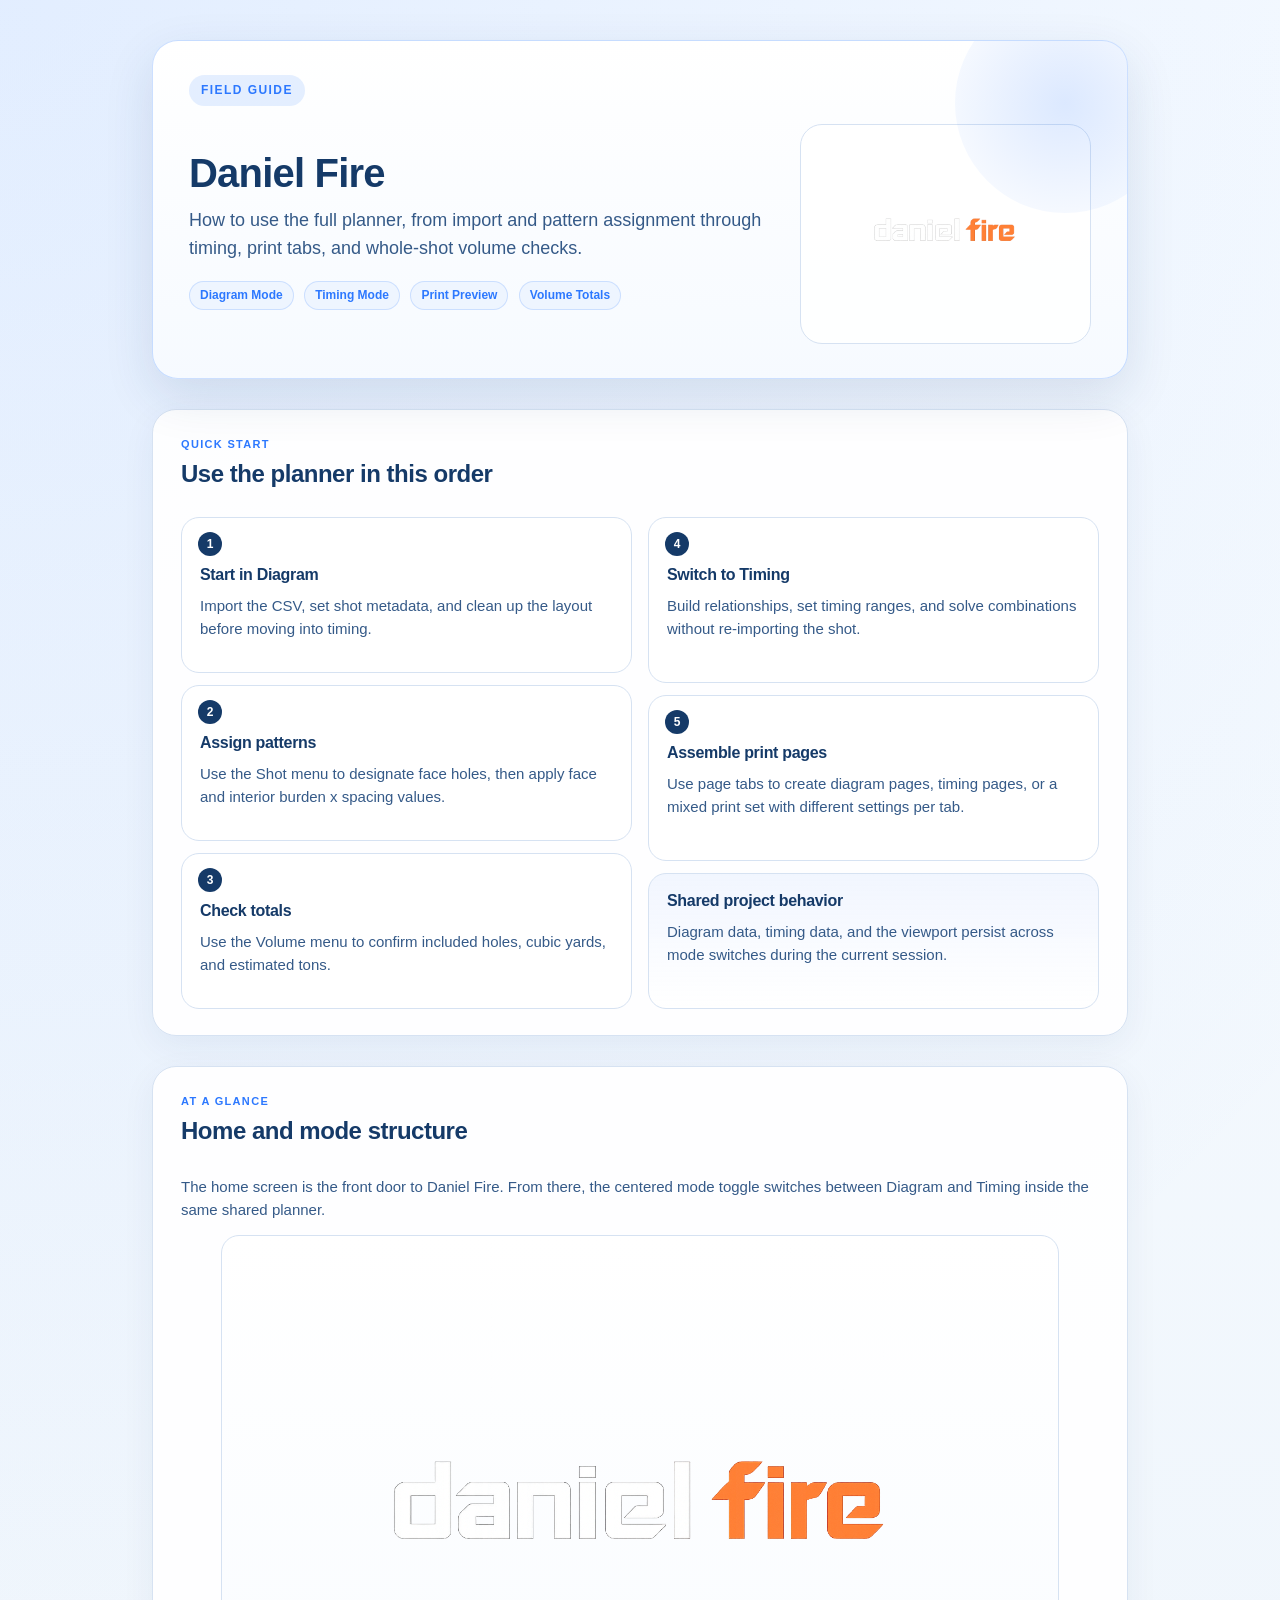
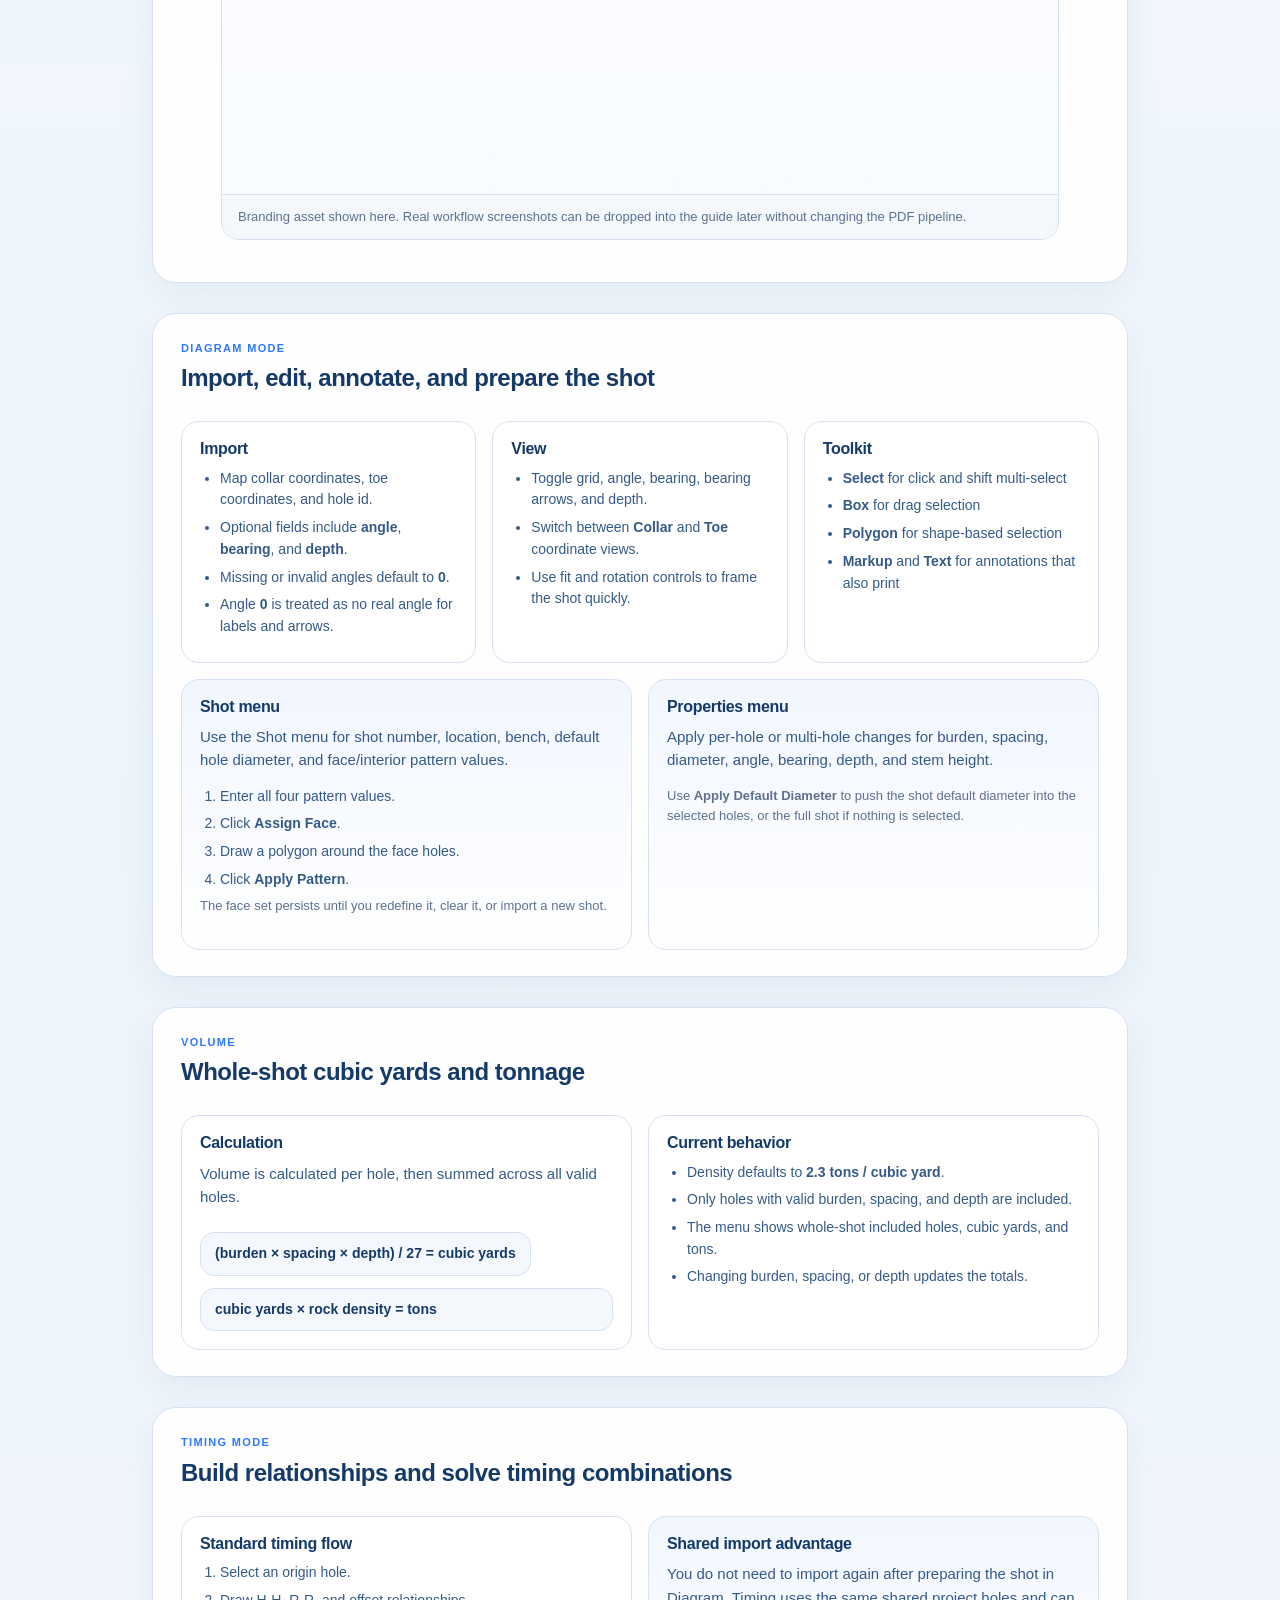
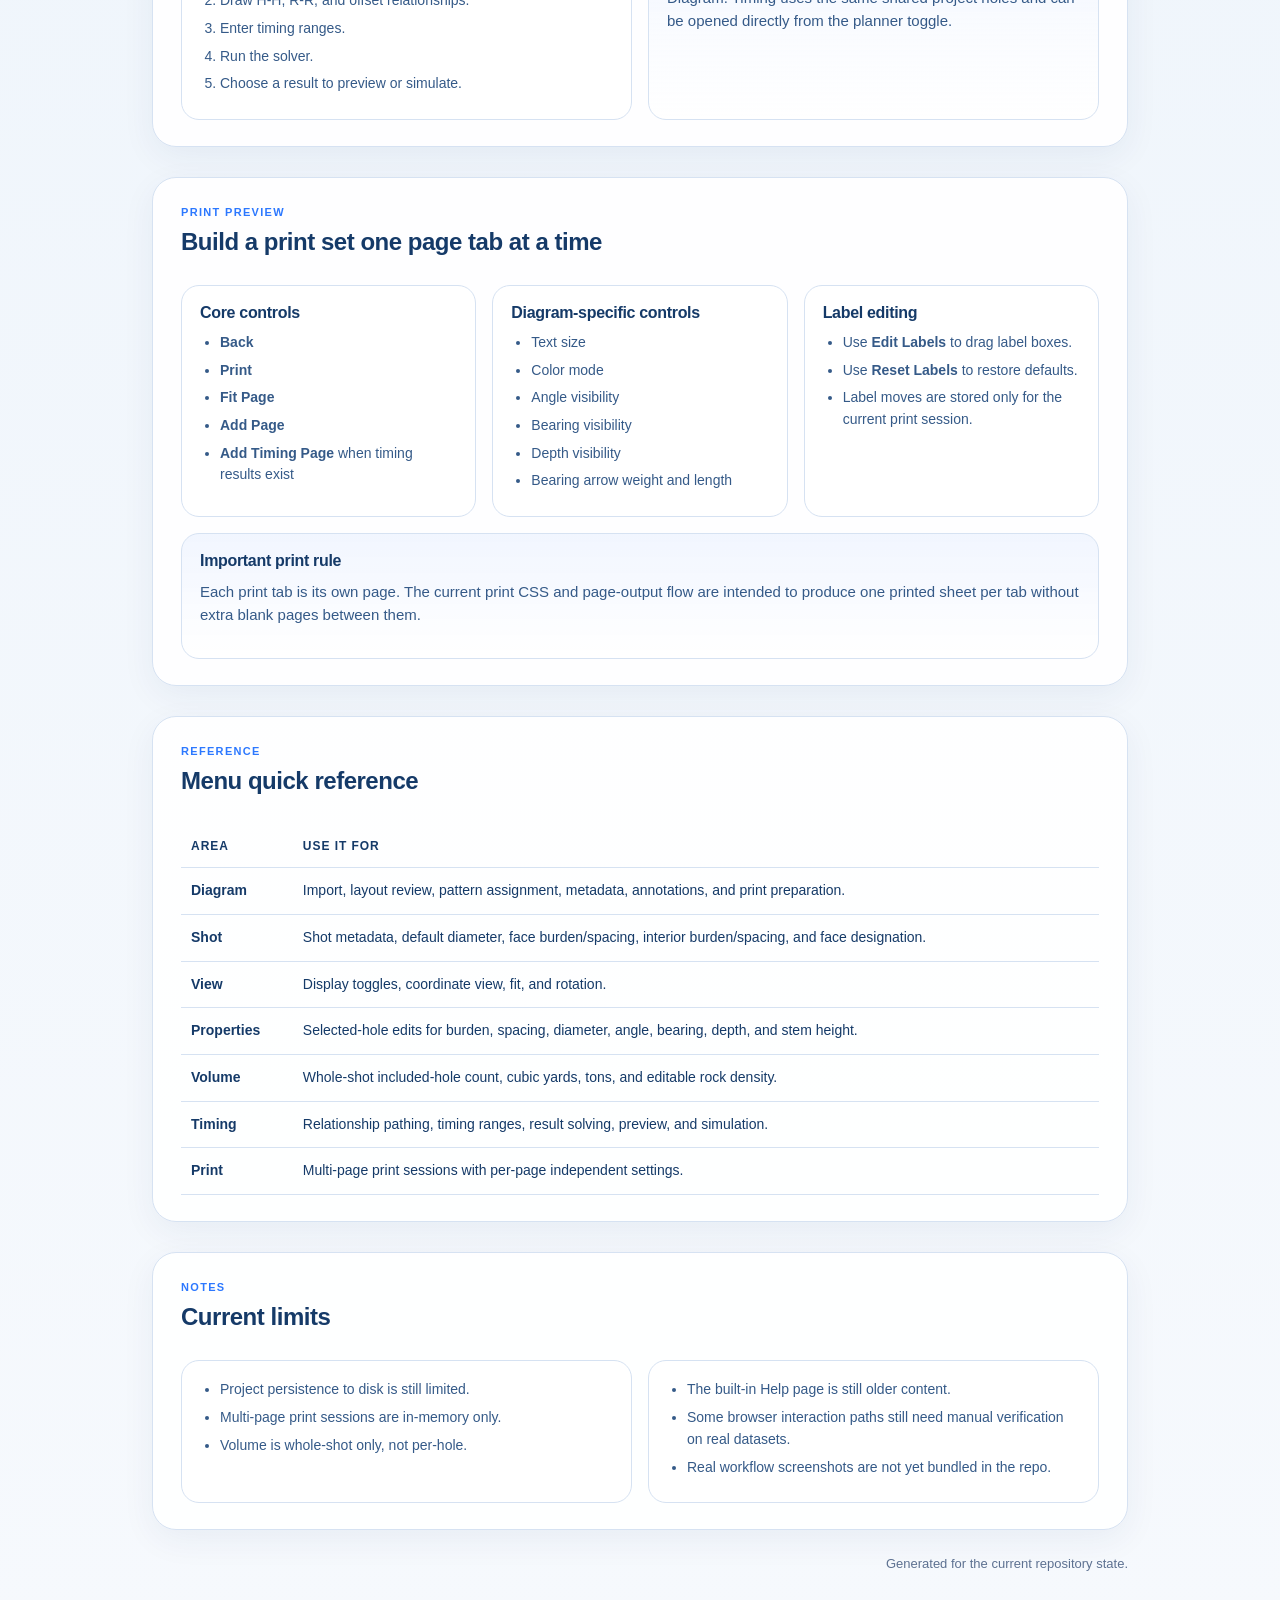
<file: HOW_TO_USE.html>
<!doctype html>
<html lang="en">

<head>
  <meta charset="utf-8">
  <meta name="viewport" content="width=device-width, initial-scale=1">
  <title>Daniel Fire - How to Use</title>
  <style>
    :root {
      --ink: #153a68;
      --ink-soft: #355a88;
      --muted: #5d7191;
      --line: #d6e2f2;
      --panel: #ffffff;
      --panel-soft: linear-gradient(180deg, rgba(255, 255, 255, 0.98), rgba(246, 250, 255, 0.98));
      --accent: #2c78ff;
      --accent-soft: rgba(44, 120, 255, 0.12);
      --surface: #eef4fb;
      --shadow: 0 18px 50px rgba(21, 58, 104, 0.12);
    }

    * {
      box-sizing: border-box;
    }

    body {
      margin: 0;
      font-family: "Segoe UI", "Aptos", Arial, sans-serif;
      color: var(--ink);
      background:
        radial-gradient(circle at top left, rgba(44, 120, 255, 0.10), transparent 34%),
        linear-gradient(180deg, #f7fbff, #edf4fb 50%, #f6f9fd 100%);
      line-height: 1.55;
    }

    .page-shell {
      width: 100%;
      max-width: 1040px;
      margin: 0 auto;
      padding: 40px 32px 56px;
    }

    .hero {
      position: relative;
      overflow: hidden;
      padding: 34px 36px;
      border: 1px solid rgba(44, 120, 255, 0.24);
      border-radius: 26px;
      background: var(--panel-soft);
      box-shadow: var(--shadow);
    }

    .hero::after {
      content: "";
      position: absolute;
      right: -48px;
      top: -48px;
      width: 220px;
      height: 220px;
      border-radius: 999px;
      background: radial-gradient(circle, rgba(44, 120, 255, 0.16), rgba(44, 120, 255, 0));
      pointer-events: none;
    }

    .eyebrow {
      display: inline-block;
      padding: 6px 12px;
      border-radius: 999px;
      background: var(--accent-soft);
      color: var(--accent);
      font-size: 12px;
      font-weight: 700;
      letter-spacing: 0.12em;
      text-transform: uppercase;
    }

    .hero-grid {
      display: grid;
      grid-template-columns: 1.6fr 0.8fr;
      gap: 28px;
      align-items: center;
      margin-top: 18px;
    }

    h1,
    h2,
    h3 {
      margin: 0;
      line-height: 1.1;
      letter-spacing: -0.02em;
    }

    h1 {
      font-size: 40px;
      margin-bottom: 12px;
    }

    h2 {
      font-size: 24px;
      margin-bottom: 12px;
    }

    h3 {
      font-size: 16px;
      margin-bottom: 10px;
    }

    p {
      margin: 0 0 14px;
      color: var(--ink-soft);
      font-size: 15px;
    }

    .hero-copy p {
      font-size: 18px;
      max-width: 58ch;
    }

    .hero-logo-card {
      position: relative;
      padding: 22px;
      border-radius: 22px;
      border: 1px solid var(--line);
      background: rgba(255, 255, 255, 0.92);
      text-align: center;
      min-height: 220px;
      display: flex;
      align-items: center;
      justify-content: center;
    }

    .hero-logo-card img {
      max-width: 100%;
      max-height: 160px;
      object-fit: contain;
    }

    .section {
      margin-top: 30px;
      padding: 26px 28px;
      border: 1px solid var(--line);
      border-radius: 24px;
      background: rgba(255, 255, 255, 0.94);
      box-shadow: 0 10px 34px rgba(21, 58, 104, 0.06);
      page-break-inside: avoid;
    }

    .section-header {
      display: flex;
      justify-content: space-between;
      gap: 16px;
      align-items: end;
      margin-bottom: 18px;
    }

    .section-kicker {
      font-size: 11px;
      text-transform: uppercase;
      letter-spacing: 0.12em;
      color: var(--accent);
      font-weight: 700;
      margin-bottom: 8px;
    }

    .grid-2,
    .grid-3 {
      display: grid;
      gap: 16px;
    }

    .grid-2 {
      grid-template-columns: repeat(2, minmax(0, 1fr));
    }

    .grid-3 {
      grid-template-columns: repeat(3, minmax(0, 1fr));
    }

    .card,
    .callout,
    .step-card {
      border: 1px solid var(--line);
      border-radius: 18px;
      background: var(--panel);
      padding: 18px;
    }

    .callout {
      background: linear-gradient(180deg, rgba(44, 120, 255, 0.06), rgba(255, 255, 255, 1));
    }

    .step-card {
      position: relative;
      padding-top: 48px;
    }

    .step-number {
      position: absolute;
      top: 14px;
      left: 16px;
      width: 24px;
      height: 24px;
      border-radius: 999px;
      background: var(--ink);
      color: #fff;
      font-size: 12px;
      font-weight: 700;
      display: flex;
      align-items: center;
      justify-content: center;
    }

    ul,
    ol {
      margin: 0;
      padding-left: 20px;
      color: var(--ink-soft);
      font-size: 14px;
    }

    li {
      margin-bottom: 6px;
    }

    .workflow {
      display: grid;
      gap: 12px;
    }

    .mini-note {
      font-size: 13px;
      color: var(--muted);
    }

    .formula {
      display: inline-block;
      margin-top: 10px;
      padding: 10px 14px;
      border-radius: 14px;
      background: #f4f8fd;
      border: 1px solid var(--line);
      color: var(--ink);
      font-weight: 700;
      font-size: 14px;
    }

    .screenshot-frame {
      margin-top: 14px;
      border: 1px solid var(--line);
      border-radius: 18px;
      background: linear-gradient(180deg, #ffffff, #f8fbff);
      overflow: hidden;
    }

    .screenshot-frame img {
      display: block;
      width: 100%;
      height: auto;
    }

    .screenshot-caption {
      padding: 12px 16px;
      border-top: 1px solid var(--line);
      font-size: 13px;
      color: var(--muted);
      background: rgba(244, 248, 253, 0.9);
    }

    .reference-table {
      width: 100%;
      border-collapse: collapse;
      font-size: 14px;
    }

    .reference-table th,
    .reference-table td {
      padding: 12px 10px;
      text-align: left;
      border-bottom: 1px solid var(--line);
      vertical-align: top;
    }

    .reference-table th {
      color: var(--ink);
      font-size: 12px;
      text-transform: uppercase;
      letter-spacing: 0.08em;
    }

    .footer-note {
      margin-top: 24px;
      font-size: 13px;
      color: var(--muted);
      text-align: right;
    }

    .tag {
      display: inline-block;
      padding: 4px 10px;
      border-radius: 999px;
      background: #eef5ff;
      color: var(--accent);
      border: 1px solid rgba(44, 120, 255, 0.18);
      font-size: 12px;
      font-weight: 700;
      margin-right: 6px;
      margin-bottom: 6px;
    }

    @media print {
      @page {
        size: Letter;
        margin: 0.45in;
      }

      body {
        background: #ffffff;
      }

      .page-shell {
        max-width: none;
        padding: 0;
      }

      .hero,
      .section {
        box-shadow: none;
      }
    }
  </style>
</head>

<body>
  <main class="page-shell">
    <section class="hero">
      <div class="eyebrow">Field Guide</div>
      <div class="hero-grid">
        <div class="hero-copy">
          <h1>Daniel Fire</h1>
          <p>How to use the full planner, from import and pattern assignment through timing, print tabs, and whole-shot
            volume checks.</p>
          <div style="margin-top:18px">
            <span class="tag">Diagram Mode</span>
            <span class="tag">Timing Mode</span>
            <span class="tag">Print Preview</span>
            <span class="tag">Volume Totals</span>
          </div>
        </div>
        <div class="hero-logo-card">
          <img src="assets/large-logo.png" alt="Daniel Fire logo">
        </div>
      </div>
    </section>

    <section class="section">
      <div class="section-header">
        <div>
          <div class="section-kicker">Quick Start</div>
          <h2>Use the planner in this order</h2>
        </div>
      </div>
      <div class="grid-2">
        <div class="workflow">
          <div class="step-card">
            <div class="step-number">1</div>
            <h3>Start in Diagram</h3>
            <p>Import the CSV, set shot metadata, and clean up the layout before moving into timing.</p>
          </div>
          <div class="step-card">
            <div class="step-number">2</div>
            <h3>Assign patterns</h3>
            <p>Use the Shot menu to designate face holes, then apply face and interior burden x spacing values.</p>
          </div>
          <div class="step-card">
            <div class="step-number">3</div>
            <h3>Check totals</h3>
            <p>Use the Volume menu to confirm included holes, cubic yards, and estimated tons.</p>
          </div>
        </div>
        <div class="workflow">
          <div class="step-card">
            <div class="step-number">4</div>
            <h3>Switch to Timing</h3>
            <p>Build relationships, set timing ranges, and solve combinations without re-importing the shot.</p>
          </div>
          <div class="step-card">
            <div class="step-number">5</div>
            <h3>Assemble print pages</h3>
            <p>Use page tabs to create diagram pages, timing pages, or a mixed print set with different settings per tab.</p>
          </div>
          <div class="callout">
            <h3>Shared project behavior</h3>
            <p>Diagram data, timing data, and the viewport persist across mode switches during the current session.</p>
          </div>
        </div>
      </div>
    </section>

    <section class="section">
      <div class="section-header">
        <div>
          <div class="section-kicker">At A Glance</div>
          <h2>Home and mode structure</h2>
        </div>
      </div>
      <p>The home screen is the front door to Daniel Fire. From there, the centered mode toggle switches between
        Diagram and Timing inside the same shared planner.</p>
      <figure class="screenshot-frame">
        <img src="assets/large-logo.png" alt="Daniel Fire branded guide image">
        <figcaption class="screenshot-caption">Branding asset shown here. Real workflow screenshots can be dropped into
          the guide later without changing the PDF pipeline.</figcaption>
      </figure>
    </section>

    <section class="section">
      <div class="section-header">
        <div>
          <div class="section-kicker">Diagram Mode</div>
          <h2>Import, edit, annotate, and prepare the shot</h2>
        </div>
      </div>
      <div class="grid-3">
        <div class="card">
          <h3>Import</h3>
          <ul>
            <li>Map collar coordinates, toe coordinates, and hole id.</li>
            <li>Optional fields include <strong>angle</strong>, <strong>bearing</strong>, and <strong>depth</strong>.</li>
            <li>Missing or invalid angles default to <strong>0</strong>.</li>
            <li>Angle <strong>0</strong> is treated as no real angle for labels and arrows.</li>
          </ul>
        </div>
        <div class="card">
          <h3>View</h3>
          <ul>
            <li>Toggle grid, angle, bearing, bearing arrows, and depth.</li>
            <li>Switch between <strong>Collar</strong> and <strong>Toe</strong> coordinate views.</li>
            <li>Use fit and rotation controls to frame the shot quickly.</li>
          </ul>
        </div>
        <div class="card">
          <h3>Toolkit</h3>
          <ul>
            <li><strong>Select</strong> for click and shift multi-select</li>
            <li><strong>Box</strong> for drag selection</li>
            <li><strong>Polygon</strong> for shape-based selection</li>
            <li><strong>Markup</strong> and <strong>Text</strong> for annotations that also print</li>
          </ul>
        </div>
      </div>
      <div class="grid-2" style="margin-top:16px">
        <div class="callout">
          <h3>Shot menu</h3>
          <p>Use the Shot menu for shot number, location, bench, default hole diameter, and face/interior pattern
            values.</p>
          <ol>
            <li>Enter all four pattern values.</li>
            <li>Click <strong>Assign Face</strong>.</li>
            <li>Draw a polygon around the face holes.</li>
            <li>Click <strong>Apply Pattern</strong>.</li>
          </ol>
          <p class="mini-note">The face set persists until you redefine it, clear it, or import a new shot.</p>
        </div>
        <div class="callout">
          <h3>Properties menu</h3>
          <p>Apply per-hole or multi-hole changes for burden, spacing, diameter, angle, bearing, depth, and stem
            height.</p>
          <p class="mini-note">Use <strong>Apply Default Diameter</strong> to push the shot default diameter into the
            selected holes, or the full shot if nothing is selected.</p>
        </div>
      </div>
    </section>

    <section class="section">
      <div class="section-header">
        <div>
          <div class="section-kicker">Volume</div>
          <h2>Whole-shot cubic yards and tonnage</h2>
        </div>
      </div>
      <div class="grid-2">
        <div class="card">
          <h3>Calculation</h3>
          <p>Volume is calculated per hole, then summed across all valid holes.</p>
          <div class="formula">(burden × spacing × depth) / 27 = cubic yards</div>
          <div class="formula" style="display:block; margin-top:12px">cubic yards × rock density = tons</div>
        </div>
        <div class="card">
          <h3>Current behavior</h3>
          <ul>
            <li>Density defaults to <strong>2.3 tons / cubic yard</strong>.</li>
            <li>Only holes with valid burden, spacing, and depth are included.</li>
            <li>The menu shows whole-shot included holes, cubic yards, and tons.</li>
            <li>Changing burden, spacing, or depth updates the totals.</li>
          </ul>
        </div>
      </div>
    </section>

    <section class="section">
      <div class="section-header">
        <div>
          <div class="section-kicker">Timing Mode</div>
          <h2>Build relationships and solve timing combinations</h2>
        </div>
      </div>
      <div class="grid-2">
        <div class="card">
          <h3>Standard timing flow</h3>
          <ol>
            <li>Select an origin hole.</li>
            <li>Draw H-H, R-R, and offset relationships.</li>
            <li>Enter timing ranges.</li>
            <li>Run the solver.</li>
            <li>Choose a result to preview or simulate.</li>
          </ol>
        </div>
        <div class="callout">
          <h3>Shared import advantage</h3>
          <p>You do not need to import again after preparing the shot in Diagram. Timing uses the same shared project
            holes and can be opened directly from the planner toggle.</p>
        </div>
      </div>
    </section>

    <section class="section">
      <div class="section-header">
        <div>
          <div class="section-kicker">Print Preview</div>
          <h2>Build a print set one page tab at a time</h2>
        </div>
      </div>
      <div class="grid-3">
        <div class="card">
          <h3>Core controls</h3>
          <ul>
            <li><strong>Back</strong></li>
            <li><strong>Print</strong></li>
            <li><strong>Fit Page</strong></li>
            <li><strong>Add Page</strong></li>
            <li><strong>Add Timing Page</strong> when timing results exist</li>
          </ul>
        </div>
        <div class="card">
          <h3>Diagram-specific controls</h3>
          <ul>
            <li>Text size</li>
            <li>Color mode</li>
            <li>Angle visibility</li>
            <li>Bearing visibility</li>
            <li>Depth visibility</li>
            <li>Bearing arrow weight and length</li>
          </ul>
        </div>
        <div class="card">
          <h3>Label editing</h3>
          <ul>
            <li>Use <strong>Edit Labels</strong> to drag label boxes.</li>
            <li>Use <strong>Reset Labels</strong> to restore defaults.</li>
            <li>Label moves are stored only for the current print session.</li>
          </ul>
        </div>
      </div>
      <div class="callout" style="margin-top:16px">
        <h3>Important print rule</h3>
        <p>Each print tab is its own page. The current print CSS and page-output flow are intended to produce one
          printed sheet per tab without extra blank pages between them.</p>
      </div>
    </section>

    <section class="section">
      <div class="section-header">
        <div>
          <div class="section-kicker">Reference</div>
          <h2>Menu quick reference</h2>
        </div>
      </div>
      <table class="reference-table">
        <thead>
          <tr>
            <th>Area</th>
            <th>Use it for</th>
          </tr>
        </thead>
        <tbody>
          <tr>
            <td><strong>Diagram</strong></td>
            <td>Import, layout review, pattern assignment, metadata, annotations, and print preparation.</td>
          </tr>
          <tr>
            <td><strong>Shot</strong></td>
            <td>Shot metadata, default diameter, face burden/spacing, interior burden/spacing, and face designation.</td>
          </tr>
          <tr>
            <td><strong>View</strong></td>
            <td>Display toggles, coordinate view, fit, and rotation.</td>
          </tr>
          <tr>
            <td><strong>Properties</strong></td>
            <td>Selected-hole edits for burden, spacing, diameter, angle, bearing, depth, and stem height.</td>
          </tr>
          <tr>
            <td><strong>Volume</strong></td>
            <td>Whole-shot included-hole count, cubic yards, tons, and editable rock density.</td>
          </tr>
          <tr>
            <td><strong>Timing</strong></td>
            <td>Relationship pathing, timing ranges, result solving, preview, and simulation.</td>
          </tr>
          <tr>
            <td><strong>Print</strong></td>
            <td>Multi-page print sessions with per-page independent settings.</td>
          </tr>
        </tbody>
      </table>
    </section>

    <section class="section">
      <div class="section-header">
        <div>
          <div class="section-kicker">Notes</div>
          <h2>Current limits</h2>
        </div>
      </div>
      <div class="grid-2">
        <div class="card">
          <ul>
            <li>Project persistence to disk is still limited.</li>
            <li>Multi-page print sessions are in-memory only.</li>
            <li>Volume is whole-shot only, not per-hole.</li>
          </ul>
        </div>
        <div class="card">
          <ul>
            <li>The built-in Help page is still older content.</li>
            <li>Some browser interaction paths still need manual verification on real datasets.</li>
            <li>Real workflow screenshots are not yet bundled in the repo.</li>
          </ul>
        </div>
      </div>
    </section>

    <div class="footer-note">Generated for the current repository state.</div>
  </main>
</body>

</html>
</file>
